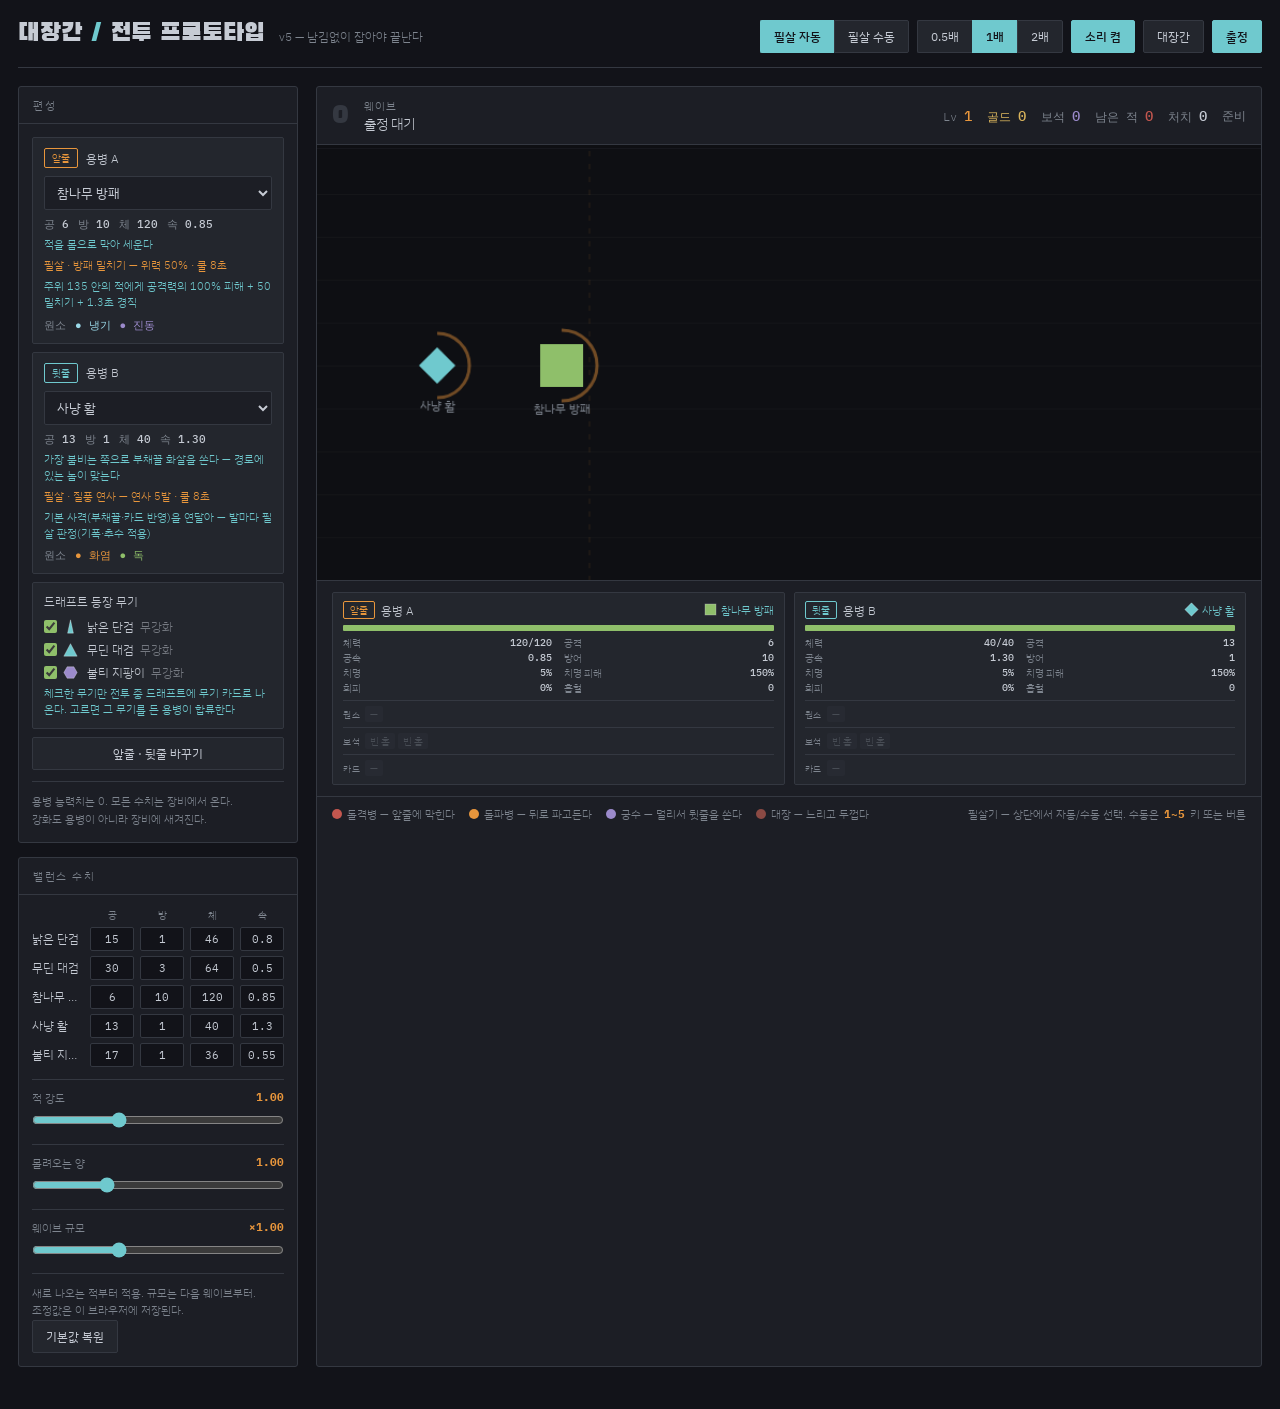
<file: index.html>
<!DOCTYPE html>
<html lang="ko">
<head>
<meta charset="UTF-8">
<meta name="viewport" content="width=device-width, initial-scale=1.0">
<title>대장간 — 전투 프로토타입 v5</title>
<link rel="preconnect" href="https://fonts.googleapis.com">
<link rel="preconnect" href="https://fonts.gstatic.com" crossorigin>
<link href="https://fonts.googleapis.com/css2?family=Black+Han+Sans&family=IBM+Plex+Sans+KR:wght@300;400;500;600&family=IBM+Plex+Mono:wght@400;500;600&display=swap" rel="stylesheet">
<link rel="stylesheet" href="style.css">
</head>
<body>
<div class="shell">

<header>
  <h1>대장간 <em>/</em> 전투 프로토타입</h1>
  <span class="tagline">v5 — 남김없이 잡아야 끝난다</span>
  <div class="head-actions">
    <div class="seg" id="ultSeg" title="필살기 발동 방식">
      <button data-um="auto">필살 자동</button>
      <button data-um="manual">필살 수동</button>
    </div>
    <div class="seg" id="speedSeg">
      <button data-sp="0.5">0.5배</button>
      <button data-sp="1" class="on">1배</button>
      <button data-sp="2">2배</button>
    </div>
    <button id="sndBtn" title="효과음 켜기/끄기">소리 켬</button>
    <button id="metaBtn">대장간</button>
    <button id="startBtn" class="primary">출정</button>
  </div>
</header>

<main>
  <div>
    <div class="panel" style="margin-bottom:14px">
      <div class="panel-hd">편성</div>
      <div class="panel-bd">
        <div id="mercList"></div>
        <button class="swap-btn" id="swapBtn">앞줄 · 뒷줄 바꾸기</button>
        <p class="note">용병 능력치는 0. 모든 수치는 장비에서 온다.<br>
          강화도 용병이 아니라 장비에 새겨진다.</p>
      </div>
    </div>
    <div class="panel">
      <div class="panel-hd">밸런스 수치</div>
      <div class="panel-bd">
        <div class="bal-grid" id="balGrid"></div>
        <div class="slider-row">
          <label>적 강도 <b id="foeMulLbl">1.00</b></label>
          <input type="range" id="foeMul" min="0.4" max="2.2" step="0.05" value="1">
        </div>
        <div class="slider-row">
          <label>몰려오는 양 <b id="rateLbl">1.00</b></label>
          <input type="range" id="rate" min="0.4" max="2.5" step="0.05" value="1">
        </div>
        <div class="slider-row">
          <label>웨이브 규모 <b id="sizeLbl">×1.00</b></label>
          <input type="range" id="wsize" min="0.5" max="2" step="0.05" value="1">
        </div>
        <p class="note">새로 나오는 적부터 적용. 규모는 다음 웨이브부터.<br>
          조정값은 이 브라우저에 저장된다.</p>
        <button id="balReset">기본값 복원</button>
      </div>
    </div>
  </div>

  <div class="panel arena" id="arena">
    <div class="hud">
      <div class="wave-num" id="waveNum">0</div>
      <div>
        <div class="hud-meta" id="waveMeta">웨이브</div>
        <div class="hud-title" id="waveTitle">출정 대기</div>
      </div>
      <div class="hud-right">
        <div class="hud-stat">Lv <b id="lvTxt" style="color:var(--heat)">1</b></div>
        <div class="hud-stat g">골드 <b id="goldTxt" style="color:var(--gold)">0</b></div>
        <div class="hud-stat">보석 <b id="gemTxt" style="color:var(--violet)">0</b></div>
        <div class="hud-stat">남은 적 <b id="aliveTxt" style="color:var(--blood)">0</b></div>
        <div class="hud-stat">처치 <b id="killTxt">0</b></div>
        <div class="hud-stat" id="statusTxt">준비</div>
      </div>
    </div>
    <div class="timebar"><i id="timeFill"></i></div>
    <div class="xpbar"><i id="xpFill"></i></div>
    <div class="canvas-wrap"><canvas id="cv" width="880" height="400"></canvas></div>
    <div class="crew" id="crew"></div>
    <div class="legend">
      <span class="lg"><i class="dot" style="background:#C4574F"></i>돌격병 — 앞줄에 막힌다</span>
      <span class="lg"><i class="dot" style="background:#E8963C"></i>돌파병 — 뒤로 파고든다</span>
      <span class="lg"><i class="dot" style="background:#9B8ACB"></i>궁수 — 멀리서 뒷줄을 쏜다</span>
      <span class="lg"><i class="dot" style="background:#8B4A44"></i>대장 — 느리고 두껍다</span>
      <span class="lg" style="margin-left:auto">필살기 — 상단에서 자동/수동 선택. 수동은 <b style="color:var(--heat)">1~5</b> 키 또는 버튼</span>
    </div>
  </div>
</main>
</div>

<!-- ES 모듈이 아니라 일반 스크립트 나열이다. file://로 바로 열어도 돌아가게 하기 위함.
     전역 공유 상태는 state.js 한 곳에만 둔다. 로드 순서: 데이터 → 상태 → 전투 → 렌더 → UI → 메인 -->
<script src="data/equipment.js"></script>
<script src="data/foes.js"></script>
<script src="data/upgrades.js"></script>
<script src="data/waves.js"></script>
<script src="data/gems.js"></script>
<script src="data/nodes.js"></script>
<script src="data/status.js"></script>
<script src="state.js"></script>
<script src="meta.js"></script>
<script src="combat/units.js"></script>
<script src="combat/loot.js"></script>
<script src="combat/status.js"></script>
<script src="combat/damage.js"></script>
<script src="combat/actions.js"></script>
<script src="combat/wave.js"></script>
<script src="render/fx.js"></script>
<script src="render/sound.js"></script>
<script src="render/draw.js"></script>
<script src="ui/loadout.js"></script>
<script src="ui/balance.js"></script>
<script src="ui/crew.js"></script>
<script src="ui/forge.js"></script>
<script src="ui/levelup.js"></script>
<script src="ui/meta.js"></script>
<script src="main.js"></script>
</body>
</html>
</file>
<file: style.css>
:root{
  --forge:#121319;--slate:#1C1E25;--panel:#23262D;--edge:#343841;
  --steel:#C6CBD4;--dim:#7E858F;
  --quench:#6FC9CE;--heat:#E8963C;--blood:#C4574F;--ok:#8FBF6A;--violet:#9B8ACB;--gold:#D9B45C;
}
*{box-sizing:border-box;margin:0;padding:0}
body{background:var(--forge);color:var(--steel);font-family:'IBM Plex Sans KR',sans-serif;
  font-weight:300;font-size:14px;-webkit-font-smoothing:antialiased}
.shell{max-width:1320px;margin:0 auto;padding:18px 18px 24px;display:flex;flex-direction:column;min-height:100vh}
header{display:flex;align-items:baseline;gap:14px;flex-wrap:wrap;padding-bottom:14px;border-bottom:1px solid var(--edge)}
h1{font-family:'Black Han Sans',sans-serif;font-size:25px;font-weight:400}
h1 em{font-style:normal;color:var(--quench)}
.tagline{font-size:12px;color:var(--dim)}
.head-actions{margin-left:auto;display:flex;gap:8px;align-items:center;flex-wrap:wrap}

button{font-family:'IBM Plex Sans KR',sans-serif;font-size:12px;background:var(--panel);color:var(--steel);
  border:1px solid var(--edge);border-radius:2px;padding:7px 13px;cursor:pointer;transition:.12s}
button:hover:not(:disabled){background:var(--edge)}
button:focus-visible{outline:2px solid var(--quench);outline-offset:2px}
button.on,button.primary{background:var(--quench);border-color:var(--quench);color:var(--forge);font-weight:500}
button.primary:hover:not(:disabled){background:#8AD9DD}
button:disabled{opacity:.3;cursor:not-allowed}
.seg{display:flex}
.seg button{border-radius:0;border-right-width:0}
.seg button:first-child{border-radius:2px 0 0 2px}
.seg button:last-child{border-radius:0 2px 2px 0;border-right-width:1px}

main{display:grid;grid-template-columns:280px 1fr;gap:18px;padding:18px 0;flex:1}
@media(max-width:980px){main{grid-template-columns:1fr}}
.panel{background:var(--slate);border:1px solid var(--edge);border-radius:3px}
.panel-hd{padding:10px 14px;border-bottom:1px solid var(--edge);font-size:11px;letter-spacing:.14em;
  color:var(--dim);text-transform:uppercase;display:flex;align-items:center;gap:8px}
.panel-bd{padding:13px}

.merc-row{border:1px solid var(--edge);border-radius:2px;background:var(--panel);padding:10px 11px;margin-bottom:8px}
.merc-top{display:flex;align-items:center;gap:8px;margin-bottom:8px;font-size:12px}
.rowtag{font-size:10px;padding:2px 7px;border-radius:2px;border:1px solid var(--edge);color:var(--dim)}
.rowtag.front{border-color:var(--heat);color:var(--heat)}
.rowtag.back{border-color:var(--quench);color:var(--quench)}
select{width:100%;background:var(--slate);color:var(--steel);border:1px solid var(--edge);border-radius:2px;
  padding:6px 8px;font-family:inherit;font-size:12.5px;cursor:pointer}
.derived{display:flex;gap:9px;margin-top:7px;font-size:11px;color:var(--dim);font-family:'IBM Plex Mono',monospace;flex-wrap:wrap}
.derived b{color:var(--steel);font-weight:500}
.trait-note{font-size:11px;color:var(--quench);margin-top:5px;line-height:1.45}
.pool-row{display:flex;align-items:center;gap:6px;font-size:12px;margin-top:6px;cursor:pointer}
.pool-row input{accent-color:var(--ok)}
.pool-row b{color:var(--heat);font-family:'IBM Plex Mono',monospace;font-weight:600}
.warn-note{font-size:11px;color:var(--heat);margin-top:5px;line-height:1.45}
.note{font-size:11px;color:var(--dim);line-height:1.6;margin-top:11px;padding-top:11px;border-top:1px solid var(--edge)}
.swap-btn{width:100%}

.bal-grid{display:grid;grid-template-columns:1fr auto auto auto auto;gap:5px 6px;align-items:center;font-size:11px}
.bal-grid .hd{color:var(--dim);font-size:10px;text-align:center}
.bal-grid .nm{font-size:11.5px;white-space:nowrap;overflow:hidden;text-overflow:ellipsis}
.bal-grid input{width:44px;background:var(--forge);color:var(--steel);border:1px solid var(--edge);
  border-radius:2px;padding:4px 2px;text-align:center;font-family:'IBM Plex Mono',monospace;font-size:11px}
.slider-row{margin-top:12px;padding-top:10px;border-top:1px solid var(--edge)}
.slider-row label{display:flex;justify-content:space-between;font-size:11px;color:var(--dim);margin-bottom:6px}
.slider-row label b{color:var(--heat);font-family:'IBM Plex Mono',monospace}
input[type=range]{width:100%;accent-color:var(--quench)}

/* arena */
.arena{position:relative;display:flex;flex-direction:column}
.hud{display:flex;align-items:center;gap:15px;padding:11px 15px;border-bottom:1px solid var(--edge);flex-wrap:wrap}
.wave-num{font-family:'Black Han Sans',sans-serif;font-size:28px;line-height:.9;color:var(--edge)}
.wave-num.live{color:var(--heat)}
.hud-meta{font-size:10.5px;color:var(--dim);letter-spacing:.1em;text-transform:uppercase}
.hud-title{font-size:13.5px}
.hud-stat{font-family:'IBM Plex Mono',monospace;font-size:11.5px;color:var(--dim);white-space:nowrap}
.hud-stat b{color:var(--steel);font-weight:500;font-size:14px}
.hud-right{margin-left:auto;display:flex;gap:15px;align-items:center;flex-wrap:wrap}
.timebar{height:3px;background:#0E0F13}
.timebar i{display:block;height:100%;background:var(--heat);width:0}
.canvas-wrap{position:relative;background:#0E0F13}
canvas{display:block;width:100%;height:auto}

.crew{display:flex;gap:9px;padding:11px 15px;border-top:1px solid var(--edge);flex-wrap:wrap}
.cw{flex:1;min-width:196px;border:1px solid var(--edge);border-radius:2px;padding:8px 10px;background:var(--panel)}
.cw-top{display:flex;align-items:center;gap:6px;font-size:11.5px;margin-bottom:6px}
.cw-tag{font-size:9.5px;padding:1px 6px;border-radius:2px;border:1px solid var(--edge);color:var(--dim)}
.cw-tag.front{border-color:var(--heat);color:var(--heat)}
.cw-tag.back{border-color:var(--quench);color:var(--quench)}
.cw-eq{margin-left:auto;color:var(--quench);font-size:10.5px}
.cw-hp{height:6px;background:#0E0F13;border-radius:1px;overflow:hidden}
.cw-hp i{display:block;height:100%;background:var(--ok);width:100%;transition:width .15s}
.cw-hp i.hot{background:var(--heat)}
.cw-num{font-family:'IBM Plex Mono',monospace;font-size:10px;color:var(--dim);margin-top:3px;
  display:flex;justify-content:space-between}
.cw-stats{margin-top:5px;display:grid;grid-template-columns:1fr 1fr;gap:1px 12px;
  font-size:10px;color:var(--dim)}
.cw-stats span{display:flex;justify-content:space-between;gap:6px}
.cw-stats b{color:var(--steel);font-family:'IBM Plex Mono',monospace;font-weight:500}
.cw-sec{margin-top:5px;padding-top:5px;border-top:1px solid var(--edge);
  display:flex;flex-wrap:wrap;gap:3px;align-items:center}
.sec-lb{font-size:9px;color:var(--dim);letter-spacing:.5px;margin-right:2px}
.mod{font-size:9.5px;padding:1px 5px;border-radius:2px;background:#2E323B;color:var(--dim)}
.ultbtn{width:100%;margin-top:6px;padding:3px 6px;font-size:10.5px}
.ultbtn.ready{background:var(--heat);border-color:var(--heat);color:var(--forge);font-weight:500;
  box-shadow:0 0 8px rgba(232,150,60,.4)}

/* forge overlay */
.overlay{position:absolute;inset:0;background:rgba(15,16,21,.96);z-index:20;
  display:flex;flex-direction:column;align-items:center;justify-content:center;gap:16px;padding:22px}
.ov-eyebrow{font-size:11px;letter-spacing:.2em;color:var(--heat);text-transform:uppercase}
.ov-title{font-family:'Black Han Sans',sans-serif;font-size:30px}
.ov-sub{font-size:12px;color:var(--dim);text-align:center;max-width:420px;line-height:1.7;margin-top:-8px}
.cards{display:flex;gap:12px;flex-wrap:wrap;justify-content:center}
.card{width:200px;background:var(--panel);border:1px solid var(--edge);border-radius:3px;
  padding:14px;cursor:pointer;text-align:left;transition:.13s;display:flex;flex-direction:column;gap:7px}
.card:hover{background:#2A2E36;transform:translateY(-2px)}
.card .target{font-size:10px;letter-spacing:.08em;color:var(--heat);text-transform:uppercase;
  display:flex;align-items:center;gap:5px}
.card .cname{font-size:14.5px;color:var(--steel)}
.card .cdesc{font-size:11.5px;color:var(--dim);line-height:1.55}
.card .crar{font-size:10px;margin-top:auto;padding-top:6px;border-top:1px solid var(--edge);color:var(--dim)}
/* 희귀도 테두리 — 일반 회색 / 희귀 청록 / 전설 보라 (호버는 테두리를 건드리지 않는다) */
.card.rare{border-color:var(--quench);
  box-shadow:0 0 0 1px rgba(111,201,206,.22),0 0 12px rgba(111,201,206,.14)}
.card.rare .cname{color:var(--quench)}
.card.epic{border-color:var(--violet);
  box-shadow:0 0 0 1px rgba(155,138,203,.28),0 0 14px rgba(155,138,203,.2)}
.card.epic .cname{color:var(--violet)}
.card.gold{border-color:var(--gold);
  box-shadow:0 0 0 1px rgba(217,180,92,.35),0 0 18px rgba(217,180,92,.28)}
.card.gold .cname{color:var(--gold)}
.card.gold .pip.on{background:var(--gold)}
/* 무기 카드 — 고르면 용병이 합류한다 (DESIGN 4.1). 초록 계열로 희귀도와 구분 */
.card.wpn{border-color:var(--ok);
  box-shadow:0 0 0 1px rgba(143,191,106,.28),0 0 14px rgba(143,191,106,.18)}
.card.wpn .cname{color:var(--ok)}
.card.wpn .target{color:var(--ok)}

/* 무기 문양 아이콘 */
.wicon{display:inline-flex;width:15px;height:15px;flex:none;vertical-align:-3px;margin-right:3px}
.wicon svg{width:100%;height:100%}
.ov-row{display:flex;gap:9px;align-items:center;flex-wrap:wrap;justify-content:center}
.purse{display:flex;gap:14px;font-family:'IBM Plex Mono',monospace;font-size:12.5px}
.purse b{font-weight:600}
.g{color:var(--gold)} .m{color:var(--quench)}
.big{font-family:'Black Han Sans',sans-serif;font-size:42px}
.big.win{color:var(--quench)} .big.lose{color:var(--blood)}
.loot{font-family:'IBM Plex Mono',monospace;font-size:12px;color:var(--heat)}

.lvtag{font-size:10.5px;color:var(--heat);font-family:'IBM Plex Mono',monospace}
.when-tag{font-size:9px;color:var(--dim);border:1px solid var(--edge);border-radius:2px;
  padding:1px 5px;margin-left:5px;vertical-align:2px;letter-spacing:.5px}
.pips{display:flex;gap:4px}
.pip{width:15px;height:4px;border-radius:1px;background:#3A3E47;display:block}
.pip.on{background:var(--heat)}
.pip.next{background:var(--quench);box-shadow:0 0 6px rgba(111,201,206,.5)}
.card.rare .pip.on{background:var(--quench)}
.card.epic .pip.on{background:var(--violet)}
.legend{display:flex;gap:14px;flex-wrap:wrap;padding:9px 15px;border-top:1px solid var(--edge);font-size:10.5px;color:var(--dim)}
.lg{display:flex;align-items:center;gap:5px}
.dot{width:10px;height:10px;border-radius:50%}

/* 경험치 바 */
.xpbar{height:3px;background:#0E0F13;border-top:1px solid #16171D}
.xpbar i{display:block;height:100%;background:var(--quench);width:0}

/* 보석 장착 (웨이브 사이 정비) */
.forge-body{display:flex;flex-direction:column;gap:12px;align-items:center;max-width:720px}
.sock-row{display:flex;flex-direction:column;gap:3px;align-items:center}
.sock-top{display:flex;gap:7px;align-items:center;flex-wrap:wrap;justify-content:center}
.sock-name{font-size:12px;color:var(--steel);min-width:150px;text-align:right}
.sock-stats{font-size:10px;color:var(--dim);font-family:'IBM Plex Mono',monospace}
.sock-elem{font-size:10px}
.sock-prev{font-size:10px;color:var(--ok)}
.slotbtn{width:34px;height:34px;border-radius:3px;border:1px dashed var(--edge);background:#191B21;
  cursor:pointer;display:flex;align-items:center;justify-content:center;font-size:11px;color:var(--dim);padding:0}
.slotbtn.filled{border-style:solid;background:#1E2027}
.slotbtn.elem{border-style:double;border-width:3px}   /* 1번 홈 = 원소 홈 (DESIGN 4.2) */
.gem-inv{display:flex;gap:6px;flex-wrap:wrap;justify-content:center;max-width:660px}
/* 보석 인벤토리 — 종류별 세로 컬럼, 등급별 보유량이 한눈에 (2026-08-21) */
.gem-cols{display:flex;justify-content:center;flex-wrap:wrap;max-width:680px;text-align:left}
.gem-col{padding:2px 12px;border-left:1px solid var(--edge);min-width:96px}
.gem-col:first-child{border-left:0}
.gc-hd{display:flex;align-items:center;gap:5px;font-size:11px;margin-bottom:3px}
.gc-row{display:flex;align-items:center;gap:7px;padding:2px 5px;font-size:11px;cursor:pointer;border-radius:2px}
.gc-row:hover{background:var(--edge)}
.gc-row.sel{outline:2px solid var(--quench)}
.gc-row.final{box-shadow:0 0 7px rgba(217,180,92,.35)}
.gc-row b{font-weight:500;font-family:'IBM Plex Mono',monospace}
.gc-row .cnt{color:var(--dim);font-family:'IBM Plex Mono',monospace;font-size:10px}
.gc-row button{padding:0 6px;font-size:9.5px;margin-left:auto}
.gemchip{display:inline-flex;align-items:center;gap:5px;border:1px solid var(--edge);background:var(--panel);
  border-radius:2px;padding:4px 8px;font-size:11px;cursor:pointer}
.gemchip.sel{outline:2px solid var(--quench)}
.gemchip .dot2{width:9px;height:9px;border-radius:50%;flex:none}
.gemchip .cnt{color:var(--dim);font-family:'IBM Plex Mono',monospace;font-size:10px}
.gemchip button{padding:1px 7px;font-size:10px}
#mergeAllBtn{padding:4px 10px;font-size:11px}
.forge-hint{font-size:11px;color:var(--dim);text-align:center;line-height:1.6}
.gemchip.final{border-color:var(--gold);box-shadow:0 0 8px rgba(217,180,92,.3)}
.final-forge{border:1px solid var(--edge);border-radius:3px;background:#1A1C22;
  padding:9px 12px;display:flex;flex-direction:column;gap:7px;align-items:center}

/* 대장간 — 영구 노드 트리 */
.meta-wrap{display:flex;flex-direction:column;gap:10px;max-height:62vh;overflow:auto;width:min(680px,92%)}
.meta-weap{border:1px solid var(--edge);border-radius:3px;background:var(--panel);padding:10px 12px}
.meta-weap h3{font-size:13px;margin-bottom:7px;color:var(--quench);font-weight:500;
  display:flex;align-items:center;justify-content:space-between;gap:8px}
.meta-reset{padding:2px 8px;font-size:10px;color:var(--dim)}
.node-row{display:flex;align-items:center;gap:10px;font-size:11.5px;padding:3px 0}
.node-row .nn{min-width:96px}
.node-row .ne{color:var(--dim);flex:1}
.node-row button{padding:2px 10px;font-size:11px;min-width:52px}
</file>
